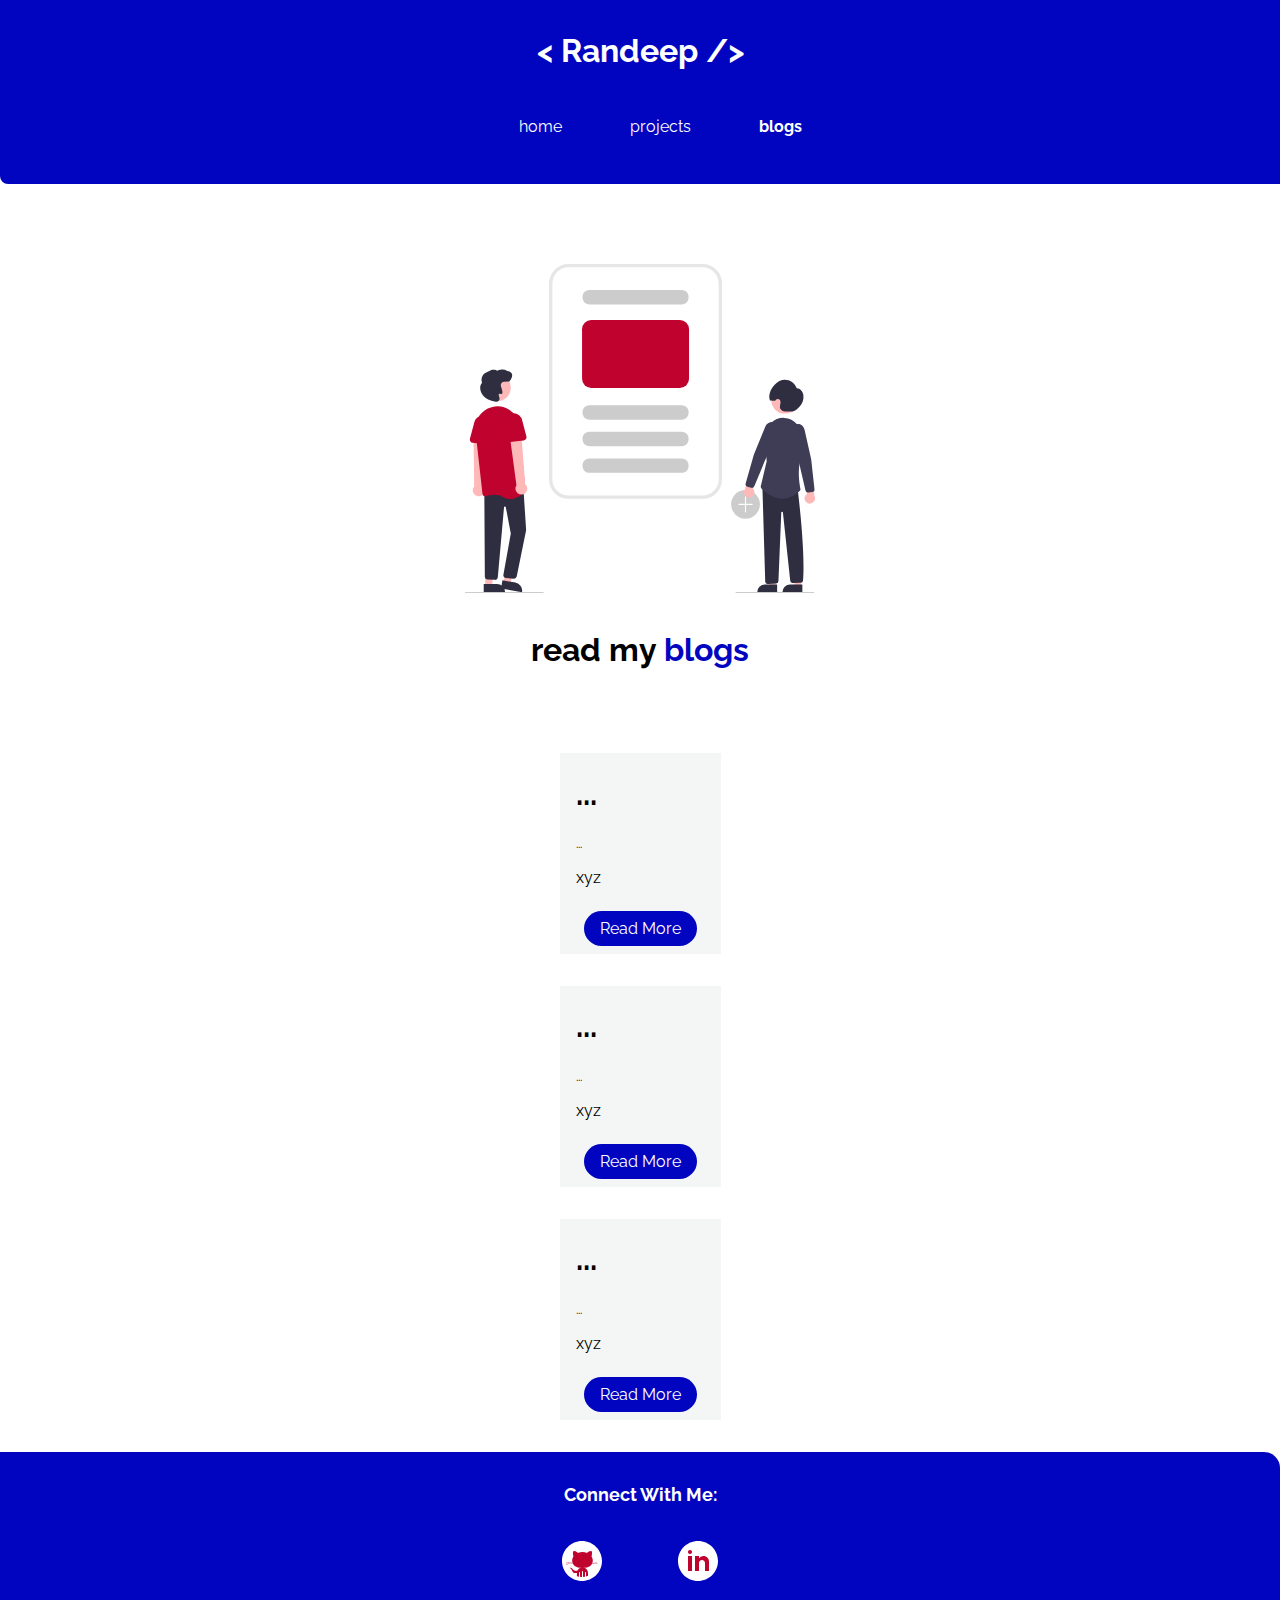
<file: blogs.html>
<!DOCTYPE html>
<html lang="en">
<head>
  <meta charset="UTF-8">
  <meta name="viewport" content="width=device-width, initial-scale=1.0">
  <title>Blogs | Randeep Singh</title>
  <link rel="stylesheet" href="style.css">
</head>
<body>
  
  <nav class="navigation container">
    <div class="nav-brand"><a class="link" href="./index.html"> < Randeep /></a></div>
    <ul class="list-non-bullet nav-pills">
      <li class="list-item-inline"><a class="link" href="./index.html">home</a></li>
      <li class="list-item-inline"><a class="link" href="./projects.html">projects</a></li>
      <li class="list-item-inline"><a class="link link-active" href="/">blogs</a></li>
    </ul>
  </nav>

   <header class="hero">
     <img class="hero-img" src="./images/blog.svg" alt="blog-image">
    <h1 class="hero-heading">read my  <span class="heading-inverted">blogs</span></h1>
  </header>

  <ul class="list-non-bullet container container-center">
    
    <li class="blog-item">
      <div class="container container-center ow">
        <h1>...</h1>
        <small>...</small>
        <p>xyz</p>
        <a target="_blank" href="" class="link link-primary">Read More</a>
        
      </div>
    </li>

    <li class="blog-item">
        <div class="container container-center ow">
          <h1>...</h1>
          <small>...</small>
          <p>xyz</p>
          <a target="_blank" href="" class="link link-primary">Read More</a>
          
        </div>
      </li>

      <li class="blog-item">
        <div class="container container-center ow">
          <h1>...</h1>
          <small>...</small>
          <p>xyz</p>
          <a target="_blank" href="" class="link link-primary">Read More</a>
          
        </div>
      </li>
    
   

  </ul>

  <footer class="footer">
      <div class="footer-header">
        Connect With Me:
      </div>
      <ul class="social-links list-non-bullet">
        
        <li class="list-item-inline"><a target="_blank" class="link" href="https://github.com/Randeep0211"><svg xmlns="http://www.w3.org/2000/svg" x="0px" y="0px"
width="48" height="48"
viewBox="0 0 172 172"
style=" fill:#000000;"><g fill="none" fill-rule="nonzero" stroke="none" stroke-width="1" stroke-linecap="butt" stroke-linejoin="miter" stroke-miterlimit="10" stroke-dasharray="" stroke-dashoffset="0" font-family="none" font-weight="none" font-size="none" text-anchor="none" style="mix-blend-mode: normal"><path d="M0,172v-172h172v172z" fill="none"></path><g><path d="M146.91667,86c0,33.68333 -27.23333,60.91667 -60.91667,60.91667c-33.68333,0 -60.91667,-27.23333 -60.91667,-60.91667c0,-33.68333 27.23333,-60.91667 60.91667,-60.91667c33.68333,0 60.91667,27.23333 60.91667,60.91667z" fill="#ffffff"></path><path d="M75.25,146.91667v-19.70833c0,-1.075 0.71667,-1.79167 1.79167,-1.79167c1.075,0 1.79167,0.71667 1.79167,1.79167v19.70833h7.16667v-23.29167c0,-1.075 0.71667,-1.79167 1.79167,-1.79167c1.075,0 1.79167,0.71667 1.79167,1.79167v23.29167h7.16667v-19.70833c0,-1.075 0.71667,-1.79167 1.79167,-1.79167c1.075,0 1.79167,0.71667 1.79167,1.79167v19.70833h6.45c0.71667,-1.075 0.71667,-2.15 0.71667,-3.94167v-13.975c0,-7.88333 -6.80833,-18.63333 -15.40833,-18.63333h-8.95833c-8.24167,0 -15.40833,11.10833 -15.40833,18.63333v13.975c0,1.43333 0.35833,2.86667 0.71667,3.94167h6.80833zM143.69167,94.6v0c0,0 -4.65833,-1.43333 -8.6,-1.43333h-0.35833c-3.94167,0 -10.39167,1.075 -10.39167,1.075c-0.35833,0 -0.35833,0 -0.35833,-0.35833c0,-0.35833 0,-0.35833 0.35833,-0.35833c0.35833,0 7.16667,-1.075 11.10833,-1.075c3.94167,0 8.6,1.43333 8.95833,1.43333c0.35833,0 0.35833,0.35833 0.35833,0.71667c-0.71667,-0.35833 -0.71667,0 -1.075,0zM142.61667,97.46667v0c0,0 -5.01667,-1.43333 -9.31667,-1.43333c-3.225,0 -10.75,0.71667 -11.10833,0.71667c-0.35833,0 -0.35833,0 -0.35833,-0.35833c0,-0.35833 0,-0.35833 0.35833,-0.35833c0.35833,0 7.88333,-0.71667 11.10833,-0.71667c4.65833,0 9.31667,1.43333 9.31667,1.43333c0.35833,0 0.35833,0.35833 0.35833,0.71667c0,-0.35833 0,0 -0.35833,0zM27.95,94.6c-0.35833,0 -0.35833,0 -0.35833,-0.35833c0,-0.35833 0,-0.35833 0.35833,-0.71667c2.86667,-0.71667 8.6,-1.79167 11.825,-1.79167c2.86667,0 12.54167,0.71667 12.9,0.71667c0.35833,0 0.35833,0.35833 0.35833,0.35833c0,0.35833 -0.35833,0.35833 -0.35833,0.35833c0,0 -9.675,-0.71667 -12.54167,-0.71667c-3.94167,0.71667 -9.31667,1.43333 -12.18333,2.15zM29.38333,99.975c0,0 -0.35833,0 -0.35833,-0.35833c0,-0.35833 0,-0.35833 0,-0.71667c0.35833,0 5.01667,-2.86667 10.39167,-3.58333c4.65833,-0.71667 14.33333,0.35833 15.05,0.35833c0.35833,0 0.35833,0.35833 0.35833,0.35833c0,0.35833 -0.35833,0.35833 -0.35833,0.35833v0c0,0 -10.03333,-1.075 -14.69167,-0.35833c-5.375,1.075 -10.39167,3.94167 -10.39167,3.94167z" fill="#c0022e"></path><path d="M50.88333,84.20833c0,-15.76667 16.48333,-30.45833 36.90833,-30.45833c20.425,0 36.90833,14.33333 36.90833,30.45833c0,16.125 -11.825,26.875 -36.90833,26.875c-25.08333,0 -36.90833,-11.10833 -36.90833,-26.875z" fill="#c0022e"></path><path d="M102.48333,58.40833c0,0 6.09167,-8.24167 17.2,-8.24167c4.3,4.3 1.43333,17.2 0,20.78333zM73.1,58.40833c0,0 -6.09167,-8.24167 -17.2,-8.24167c-4.3,4.3 -1.43333,17.2 0,20.78333zM72.025,128.64167c0,0 -8.24167,0 -10.03333,0c-4.3,0 -8.24167,-1.79167 -10.03333,-5.375c-2.15,-3.94167 -3.94167,-8.24167 -9.31667,-11.825c-1.075,-0.71667 -0.35833,-1.43333 1.43333,-1.43333c1.79167,0.35833 5.01667,0.71667 7.525,3.94167c2.50833,3.225 5.375,7.16667 10.03333,7.16667c4.65833,0 9.675,0 12.54167,-3.225z" fill="#c0022e"></path><path d="M86,14.33333c-39.41667,0 -71.66667,32.25 -71.66667,71.66667c0,39.41667 32.25,71.66667 71.66667,71.66667c39.41667,0 71.66667,-32.25 71.66667,-71.66667c0,-39.41667 -32.25,-71.66667 -71.66667,-71.66667zM86,143.33333c-31.53333,0 -57.33333,-25.8 -57.33333,-57.33333c0,-31.53333 25.8,-57.33333 57.33333,-57.33333c31.53333,0 57.33333,25.8 57.33333,57.33333c0,31.53333 -25.8,57.33333 -57.33333,57.33333z" fill="#ffffff"></path></g></g></svg></a>
</li>
  
 
        
        <li class="list-item-inline">
          <a target="_blank" class="link" href="https://www.linkedin.com/in/randeep-singh-97694921a/">
            <svg xmlns="http://www.w3.org/2000/svg" x="0px" y="0px"
width="48" height="48"
viewBox="0 0 172 172"
style=" fill:#000000;"><g fill="none" fill-rule="nonzero" stroke="none" stroke-width="1" stroke-linecap="butt" stroke-linejoin="miter" stroke-miterlimit="10" stroke-dasharray="" stroke-dashoffset="0" font-family="none" font-weight="none" font-size="none" text-anchor="none" style="mix-blend-mode: normal"><path d="M0,172v-172h172v172z" fill="none"></path><g><path d="M86,14.33333c-39.58041,0 -71.66667,32.08626 -71.66667,71.66667c0,39.58041 32.08626,71.66667 71.66667,71.66667c39.58041,0 71.66667,-32.08626 71.66667,-71.66667c0,-39.58041 -32.08626,-71.66667 -71.66667,-71.66667z" fill="#ffffff"></path><path d="M50.16667,68.08333h14.33333v53.75h-14.33333zM57.29033,60.91667h-0.07883c-4.2785,0 -7.04483,-3.18917 -7.04483,-7.17025c0,-4.06708 2.85233,-7.16308 7.20608,-7.16308c4.36092,0 7.04483,3.096 7.12725,7.16308c0,3.98108 -2.76633,7.17025 -7.20967,7.17025zM125.41667,87.79167c0,-10.88617 -8.82217,-19.70833 -19.70833,-19.70833c-6.67217,0 -12.55958,3.32533 -16.125,8.39933v-8.39933h-14.33333v53.75h14.33333v-28.66667c0,-5.93758 4.81242,-10.75 10.75,-10.75c5.93758,0 10.75,4.81242 10.75,10.75v28.66667h14.33333c0,0 0,-32.53308 0,-34.04167z" fill="#c0022e"></path></g></g> 
    </svg>
  </a>
</li>
      </ul>
    </footer>

</body>
</html>
</file>
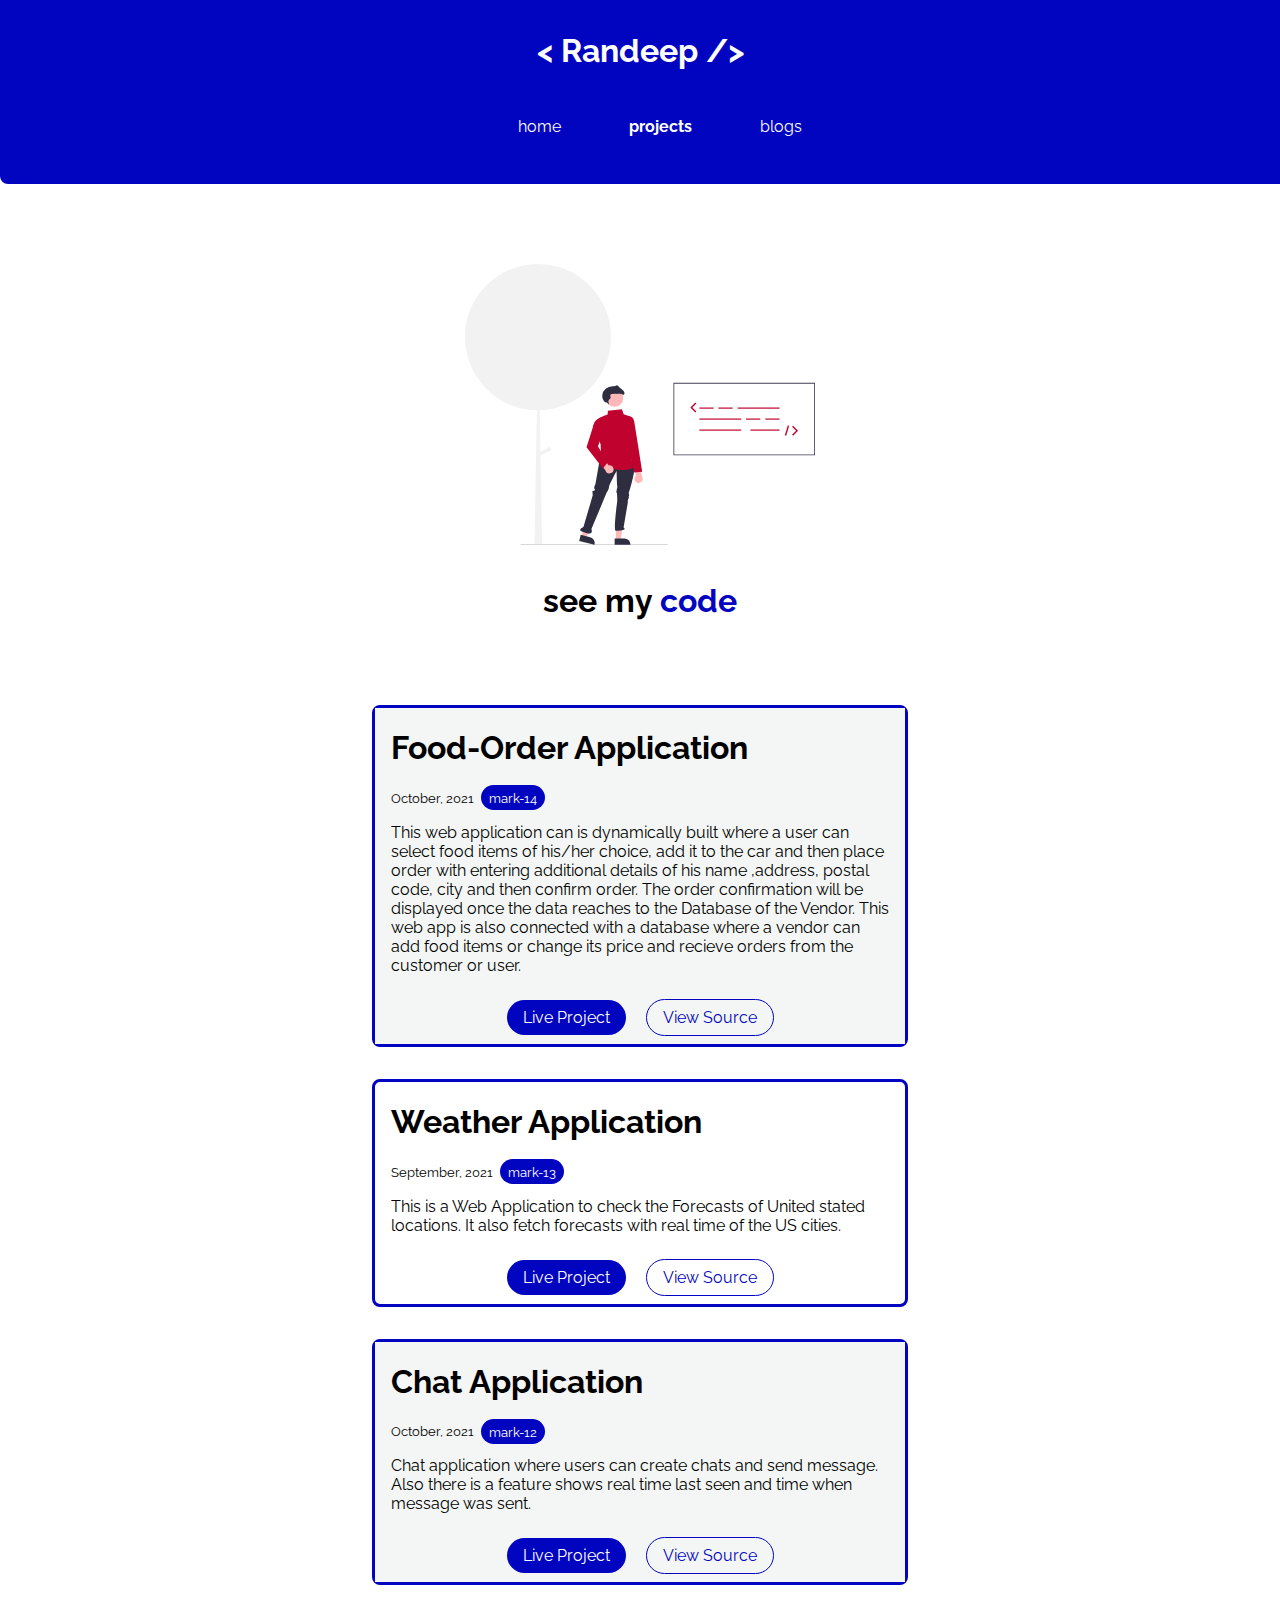
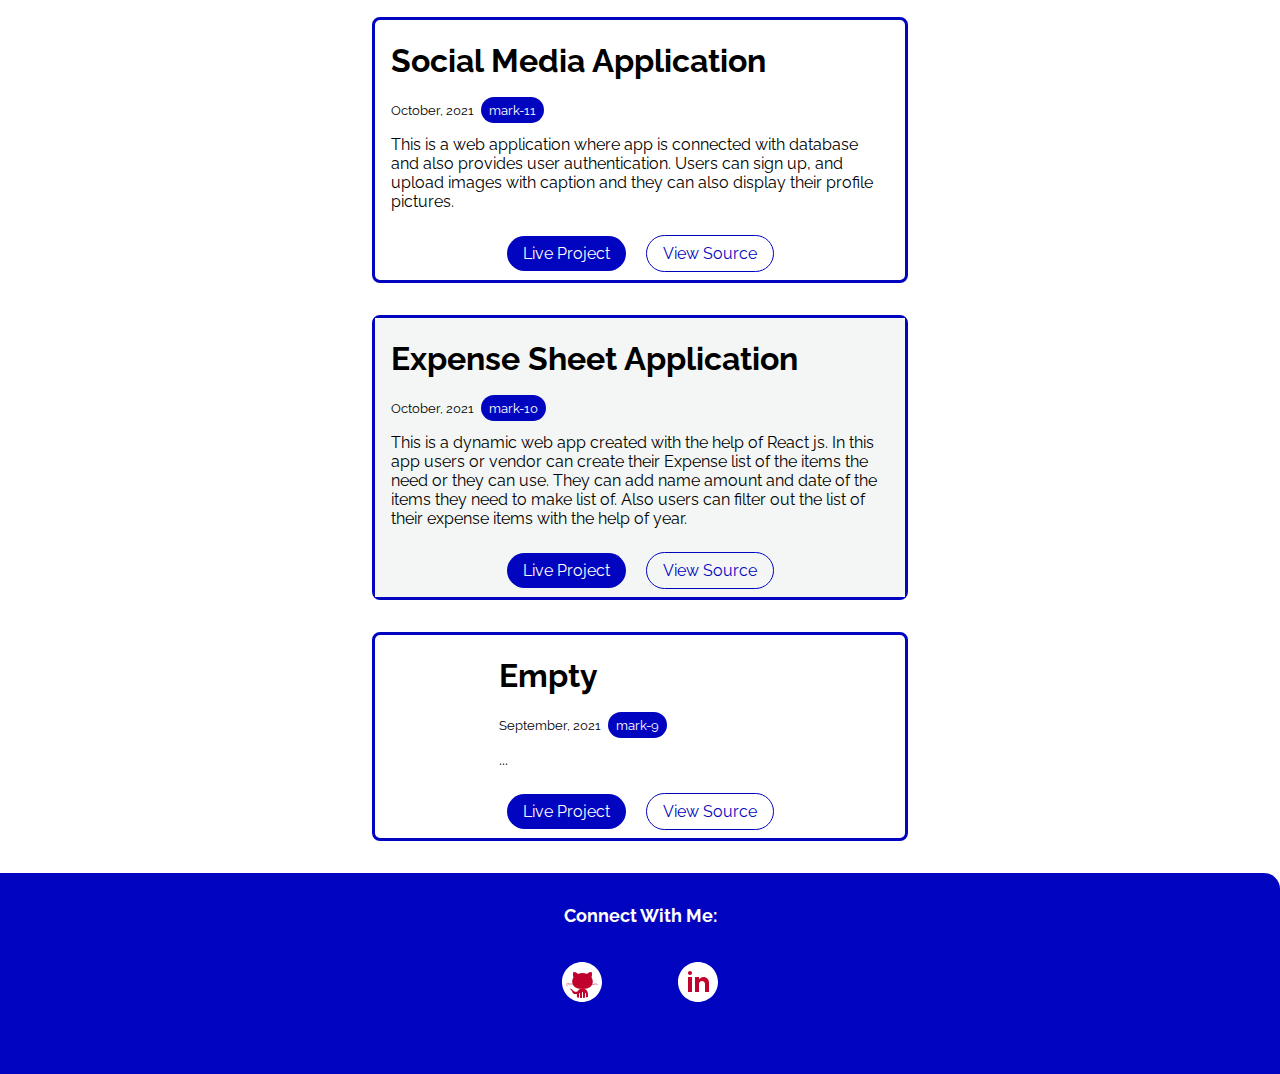
<file: projects.html>
<!DOCTYPE html>
<html lang="en">
<head>
  <meta charset="UTF-8">
  <meta name="viewport" content="width=device-width, initial-scale=1.0">
  <title>Projects  | Randeep Singh</title>
  <link rel="stylesheet" href="style.css">
</head>
<body>
  <nav class="navigation container">
    <div class="nav-brand"><a class="link" href="./index.html"> < Randeep /></a></div>
    <ul class="list-non-bullet nav-pills">
      <li class="list-item-inline"><a class="link" href="./index.html">home</a></li>
      <li class="list-item-inline"><a class="link link-active" href="/">projects</a></li>
      <li class="list-item-inline"><a class="link" href="./blogs.html">blogs</a></li>
    </ul>
  </nav>

  <header class="hero">
    <img class="hero-img" src="./images/project.svg" alt="project-image">
    <h1 class="hero-heading">see my  <span class="heading-inverted">code</span></h1>
  </header>

  <ul class="list-non-bullet container container-center">
    
    <li class="project-item">
      <div class="container container-center ow">
        <h1>Food-Order Application</h1>
        <small>October, 2021</small>
        <small class="mark-indicator">mark-14</small>
        <p>This web application can is dynamically built where a user can select food items of his/her choice, add it to the car and then place order with entering additional details of his name ,address, postal code, city and then confirm order. The order confirmation will be displayed once the data reaches to the Database of the Vendor.

            This web app is also connected with a database where a vendor can add food items or change its price and recieve orders from the customer or user.</p>
        <div class="source-links">
          <a target="_blank" href="https://food-app1-ebf09.web.app/" class="link link-primary">Live Project</a>
          <a target="_blank" href="https://github.com/Randeep0211/Food-App1" class="link link-secondary">
            View Source
          </a>
        </div>
      </div>
    </li>
    
    <li class="project-item">
      <div class="container container-center">
        <h1>Weather Application</h1>
        <small>September, 2021</small>
        <small class="mark-indicator">mark-13</small>
        <p>This is a Web Application to check the Forecasts of United stated locations. It also fetch forecasts with real time of the US cities.</p>
        <div class="source-links">
          <a target="_blank" class="link link-primary" href="https://us-weatherapp.herokuapp.com/">Live Project</a>
          <a target="_blank" href="https://github.com/Randeep0211/Weather-App" class="link link-secondary">
          View Source
          </a>
        </div>
      </div>
    </li>
    
    <li class="project-item">
      <div class="container container-center ow">
        <h1>Chat Application</h1>
        <small>October, 2021</small>
        <small class="mark-indicator">mark-12</small>
        <p>Chat application where users can create chats and send message. Also there is a feature shows real time last seen and time when message was sent.</p>
        <div class="source-links">
          <a target="_blank" href="https://whatsapp-clone-d1cc9.web.app" class="link link-primary">Live Project</a>
          <a target="_blank" href="https://github.com/Randeep0211/whatsapp-clone" class="link link-secondary">
          View Source
          </a>
        </div>
      </div>
    </li>
    
    <li class="project-item">
      <div class="container container-center">
        <h1>Social Media Application</h1>
        <small>October, 2021</small>
        <small class="mark-indicator">mark-11</small>
        <p>This is a web application where app is connected with database and also provides user authentication. Users can sign up, and upload images with caption and they can also display their profile pictures.</p>
        <div class="source-links">
          <a target="_blank" href="http://instagram-clone-bcdf4.web.app/" class="link link-primary">Live Project</a>
          <a target="_blank" href="https://github.com/Randeep0211/instagram-clone-app" class="link link-secondary">
          View Source
          </a>
        </div>
      </div>
    </li>
    
    <li class="project-item">
      <div class="container container-center ow">
        <h1>Expense Sheet Application</h1>
        <small>October, 2021</small>
        <small class="mark-indicator">mark-10</small>
        <p>This is a dynamic web app created with the help of React js. In this app users or vendor can create their Expense list of the items the need or they can use. They can add name amount and date of the items they need to make list of.
        Also users can filter out the list of their expense items with the help of year.</p>
        <div class="source-links">
          <a target="_blank" href="https://expenselist-application.herokuapp.com/" class="link link-primary">Live Project</a>
          <a target="_blank" href="https://github.com/Randeep0211/ExpenseList-App" class="link link-secondary">
          View Source
          </a>
        </div>
      </div>
    </li>
    
    <li class="project-item">
      <div class="container container-center">
        <h1>Empty</h1>
        <small>September, 2021</small>
        <small class="mark-indicator">mark-9</small>
        <p>...</p>
        <div class="source-links">
          <a target="_blank" href="" class="link link-primary">Live Project</a>
          <a target="_blank" href="" class="link link-secondary">
          View Source
          </a>
        </div>
      </div>
    </li>
    
    
    
  </ul>

  <footer class="footer">
      <div class="footer-header">
        Connect With Me:
      </div>
      <ul class="social-links list-non-bullet">
        
        <li class="list-item-inline"><a target="_blank" class="link" href="https://github.com/Randeep0211"><svg xmlns="http://www.w3.org/2000/svg" x="0px" y="0px"
width="48" height="48"
viewBox="0 0 172 172"
style=" fill:#000000;"><g fill="none" fill-rule="nonzero" stroke="none" stroke-width="1" stroke-linecap="butt" stroke-linejoin="miter" stroke-miterlimit="10" stroke-dasharray="" stroke-dashoffset="0" font-family="none" font-weight="none" font-size="none" text-anchor="none" style="mix-blend-mode: normal"><path d="M0,172v-172h172v172z" fill="none"></path><g><path d="M146.91667,86c0,33.68333 -27.23333,60.91667 -60.91667,60.91667c-33.68333,0 -60.91667,-27.23333 -60.91667,-60.91667c0,-33.68333 27.23333,-60.91667 60.91667,-60.91667c33.68333,0 60.91667,27.23333 60.91667,60.91667z" fill="#ffffff"></path><path d="M75.25,146.91667v-19.70833c0,-1.075 0.71667,-1.79167 1.79167,-1.79167c1.075,0 1.79167,0.71667 1.79167,1.79167v19.70833h7.16667v-23.29167c0,-1.075 0.71667,-1.79167 1.79167,-1.79167c1.075,0 1.79167,0.71667 1.79167,1.79167v23.29167h7.16667v-19.70833c0,-1.075 0.71667,-1.79167 1.79167,-1.79167c1.075,0 1.79167,0.71667 1.79167,1.79167v19.70833h6.45c0.71667,-1.075 0.71667,-2.15 0.71667,-3.94167v-13.975c0,-7.88333 -6.80833,-18.63333 -15.40833,-18.63333h-8.95833c-8.24167,0 -15.40833,11.10833 -15.40833,18.63333v13.975c0,1.43333 0.35833,2.86667 0.71667,3.94167h6.80833zM143.69167,94.6v0c0,0 -4.65833,-1.43333 -8.6,-1.43333h-0.35833c-3.94167,0 -10.39167,1.075 -10.39167,1.075c-0.35833,0 -0.35833,0 -0.35833,-0.35833c0,-0.35833 0,-0.35833 0.35833,-0.35833c0.35833,0 7.16667,-1.075 11.10833,-1.075c3.94167,0 8.6,1.43333 8.95833,1.43333c0.35833,0 0.35833,0.35833 0.35833,0.71667c-0.71667,-0.35833 -0.71667,0 -1.075,0zM142.61667,97.46667v0c0,0 -5.01667,-1.43333 -9.31667,-1.43333c-3.225,0 -10.75,0.71667 -11.10833,0.71667c-0.35833,0 -0.35833,0 -0.35833,-0.35833c0,-0.35833 0,-0.35833 0.35833,-0.35833c0.35833,0 7.88333,-0.71667 11.10833,-0.71667c4.65833,0 9.31667,1.43333 9.31667,1.43333c0.35833,0 0.35833,0.35833 0.35833,0.71667c0,-0.35833 0,0 -0.35833,0zM27.95,94.6c-0.35833,0 -0.35833,0 -0.35833,-0.35833c0,-0.35833 0,-0.35833 0.35833,-0.71667c2.86667,-0.71667 8.6,-1.79167 11.825,-1.79167c2.86667,0 12.54167,0.71667 12.9,0.71667c0.35833,0 0.35833,0.35833 0.35833,0.35833c0,0.35833 -0.35833,0.35833 -0.35833,0.35833c0,0 -9.675,-0.71667 -12.54167,-0.71667c-3.94167,0.71667 -9.31667,1.43333 -12.18333,2.15zM29.38333,99.975c0,0 -0.35833,0 -0.35833,-0.35833c0,-0.35833 0,-0.35833 0,-0.71667c0.35833,0 5.01667,-2.86667 10.39167,-3.58333c4.65833,-0.71667 14.33333,0.35833 15.05,0.35833c0.35833,0 0.35833,0.35833 0.35833,0.35833c0,0.35833 -0.35833,0.35833 -0.35833,0.35833v0c0,0 -10.03333,-1.075 -14.69167,-0.35833c-5.375,1.075 -10.39167,3.94167 -10.39167,3.94167z" fill="#c0022e"></path><path d="M50.88333,84.20833c0,-15.76667 16.48333,-30.45833 36.90833,-30.45833c20.425,0 36.90833,14.33333 36.90833,30.45833c0,16.125 -11.825,26.875 -36.90833,26.875c-25.08333,0 -36.90833,-11.10833 -36.90833,-26.875z" fill="#c0022e"></path><path d="M102.48333,58.40833c0,0 6.09167,-8.24167 17.2,-8.24167c4.3,4.3 1.43333,17.2 0,20.78333zM73.1,58.40833c0,0 -6.09167,-8.24167 -17.2,-8.24167c-4.3,4.3 -1.43333,17.2 0,20.78333zM72.025,128.64167c0,0 -8.24167,0 -10.03333,0c-4.3,0 -8.24167,-1.79167 -10.03333,-5.375c-2.15,-3.94167 -3.94167,-8.24167 -9.31667,-11.825c-1.075,-0.71667 -0.35833,-1.43333 1.43333,-1.43333c1.79167,0.35833 5.01667,0.71667 7.525,3.94167c2.50833,3.225 5.375,7.16667 10.03333,7.16667c4.65833,0 9.675,0 12.54167,-3.225z" fill="#c0022e"></path><path d="M86,14.33333c-39.41667,0 -71.66667,32.25 -71.66667,71.66667c0,39.41667 32.25,71.66667 71.66667,71.66667c39.41667,0 71.66667,-32.25 71.66667,-71.66667c0,-39.41667 -32.25,-71.66667 -71.66667,-71.66667zM86,143.33333c-31.53333,0 -57.33333,-25.8 -57.33333,-57.33333c0,-31.53333 25.8,-57.33333 57.33333,-57.33333c31.53333,0 57.33333,25.8 57.33333,57.33333c0,31.53333 -25.8,57.33333 -57.33333,57.33333z" fill="#ffffff"></path></g></g></svg></a>
</li>
  
 
        
        <li class="list-item-inline">
          <a target="_blank" class="link" href="https://www.linkedin.com/in/randeep-singh-97694921a/">
            <svg xmlns="http://www.w3.org/2000/svg" x="0px" y="0px"
width="48" height="48"
viewBox="0 0 172 172"
style=" fill:#000000;"><g fill="none" fill-rule="nonzero" stroke="none" stroke-width="1" stroke-linecap="butt" stroke-linejoin="miter" stroke-miterlimit="10" stroke-dasharray="" stroke-dashoffset="0" font-family="none" font-weight="none" font-size="none" text-anchor="none" style="mix-blend-mode: normal"><path d="M0,172v-172h172v172z" fill="none"></path><g><path d="M86,14.33333c-39.58041,0 -71.66667,32.08626 -71.66667,71.66667c0,39.58041 32.08626,71.66667 71.66667,71.66667c39.58041,0 71.66667,-32.08626 71.66667,-71.66667c0,-39.58041 -32.08626,-71.66667 -71.66667,-71.66667z" fill="#ffffff"></path><path d="M50.16667,68.08333h14.33333v53.75h-14.33333zM57.29033,60.91667h-0.07883c-4.2785,0 -7.04483,-3.18917 -7.04483,-7.17025c0,-4.06708 2.85233,-7.16308 7.20608,-7.16308c4.36092,0 7.04483,3.096 7.12725,7.16308c0,3.98108 -2.76633,7.17025 -7.20967,7.17025zM125.41667,87.79167c0,-10.88617 -8.82217,-19.70833 -19.70833,-19.70833c-6.67217,0 -12.55958,3.32533 -16.125,8.39933v-8.39933h-14.33333v53.75h14.33333v-28.66667c0,-5.93758 4.81242,-10.75 10.75,-10.75c5.93758,0 10.75,4.81242 10.75,10.75v28.66667h14.33333c0,0 0,-32.53308 0,-34.04167z" fill="#c0022e"></path></g></g> 
    </svg>
  </a>
</li>
      </ul>
    </footer>
</body>
</html>
</file>
<file: style.css>
@import url('https://fonts.googleapis.com/css2?family=Raleway:wght@400;600;700&display=swap');

:root{
  --primary-color :#0205c0;
  --gray-color: #f3f6f4;
}

body{
  font-family: "Raleway",sans-serif;
  margin:0;
}

/* container */
.container{
  padding: 0 1rem;
}

.container-center{
  max-width:600px;
  margin:auto;
}

/* links */

.link{
  display: inline-block;
  text-decoration: none;
  padding: 0.5rem 1rem;
  margin:.5rem;
  transition: all .2s ease-in-out;
}

.link:hover{
  transform: scale(1.1);
}

.link-primary{
  background: var(--primary-color);
  color: #fff;
  border-radius: 2rem;
}

.link-secondary{
  color:var(--primary-color);
  border: 1px solid var(--primary-color);
  border-radius: 2rem;
}

.source-links{
  text-align: center;
}

hr{
  margin: 2rem 0;
}

/* lists */

.list-non-bullet{
  list-style: none;
}

.list-item-inline{
  display: inline;
  padding: 0 0.5rem;
}

/* nav */

.navigation{
  display: flex;
  justify-content: center;
  align-items: center;
  flex-direction: column;
  background: var(--primary-color);
  color: #fff;
  padding: 1rem;
  border-bottom-left-radius: 0.5rem;
}


.navigation .nav-brand{
  font-weight: bold;
  font-size: 2rem;
}

.navigation .link{
  color: #fff;
}

/* .navigation .nav-pills{
  text-align: right;
} */

.navigation .link-active{
  font-weight: bold;
}

/* header */

.hero{
  padding: 2rem;
  padding-top:5rem;
}

.hero .hero-img{
  max-width: 350px;
  display: block;
  margin:auto;
}

.hero .hero-heading{
  text-align: center;
  padding-top: 1rem;
}

.hero .heading-inverted{
  color: var(--primary-color);
}

/* indicators */
.mark-indicator{
  padding: .3rem .5rem;
  background: var(--primary-color);
  color: #fff;
  border-radius: 1rem;
  margin-left: .2rem;
}

/* section */

.section{
  padding: 2rem;
  text-align: center;
}

.section h1{
  text-align: center;
}

.ow{
  background: var(--gray-color);
}

/* footer */

.footer{
  background: var(--primary-color);
  color: #fff;
  padding: 2rem 1rem;
  text-align: center;
  border-top-right-radius: 1rem;
}

.footer .footer-header{
  font-weight: bold;
  font-size: large;
}

.footer .link{
  color: #fff;
}

.footer ul{
  padding-inline-start: 0;
}

/* projects and blogs*/

.project-item,
.blog-item{
  margin:2rem;
  min-height: 20vh;
  border-radius: .5rem;
  display: flex;
  justify-content: center;
  align-items: center;
}

.project-item{
  border: .2rem solid var(--primary-color);
}

/* media queries */
@media(max-width: 450px){
  
  .nav-pills{
    display: flex;
    justify-content: center;
    align-items: center; 
  }

  .social-links{
    display: flex;
  }

  .hero .hero-img{
  max-width: 280px;
  display: block;
  /* margin-left: -3rem; */
  }  
}
</file>
